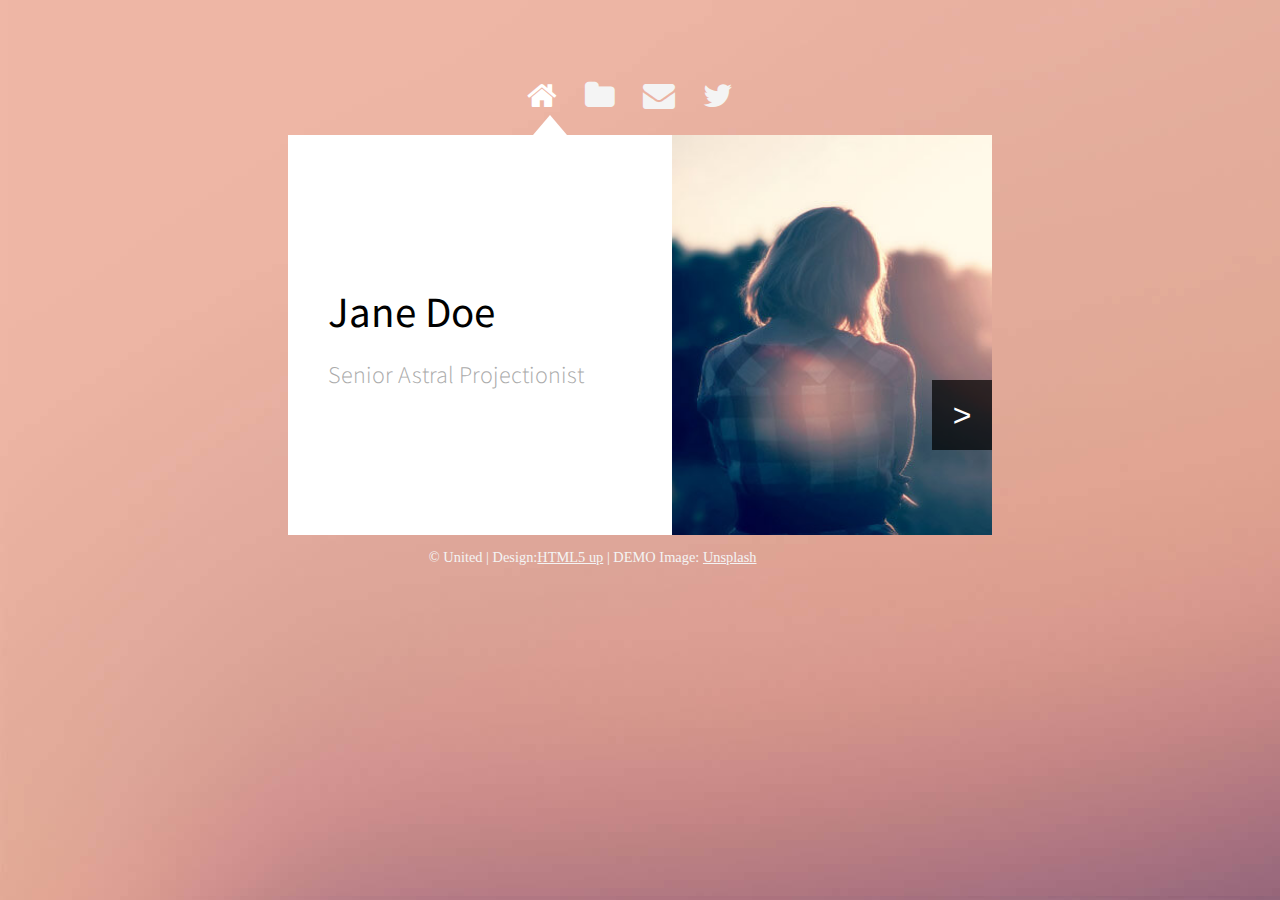
<file: index.html>
<!DOCTYPE html>
<html lang="en">
	<head>
		<meta charset="UTF-8" />
		<meta http-equiv="X-UA-Compatible" content="IE=edge" />
		<meta name="viewport" content="width=device-width, initial-scale=1.0" />
		<title>codedamn Project</title>
        <link rel="stylesheet" href="https://cdnjs.cloudflare.com/ajax/libs/font-awesome/4.7.0/css/font-awesome.min.css">
        <link rel="stylesheet" href="style.css">
	</head>
	<body>
		<!-- start writing your code -->
        <div class="container">
           <div class="icons">
                <a href="/"><i class="fa fa-home home-icon"></i></a>
                <a href="../public/work-tab.html"><i class="fa fa-folder"></i></a>
                <a href="../public/contact-tab.html"><i class="fa fa-envelope"></i></a>
                <a href="/"><i class="fa fa-twitter"></i></a>
           </div>

            <div class="arrow-up"></div>
           
            <div class="home-page">
                <div class="info">
                    <h1>Jane Doe</h1>
                    <p>Senior Astral Projectionist</p>
                </div>
                <div class="info-img-container">
                    <img class="home-img" src="./assets/images/me.jpg" alt=""/>
                    <button class="arrow">></button>
                </div>
            </div>

            <div class="footer">
                <p>&copy United | Design:<a href="#">HTML5 up</a> | DEMO Image: <a href="#">Unsplash</a>
            </div>
        </div>
	</body>
</html>
</file>
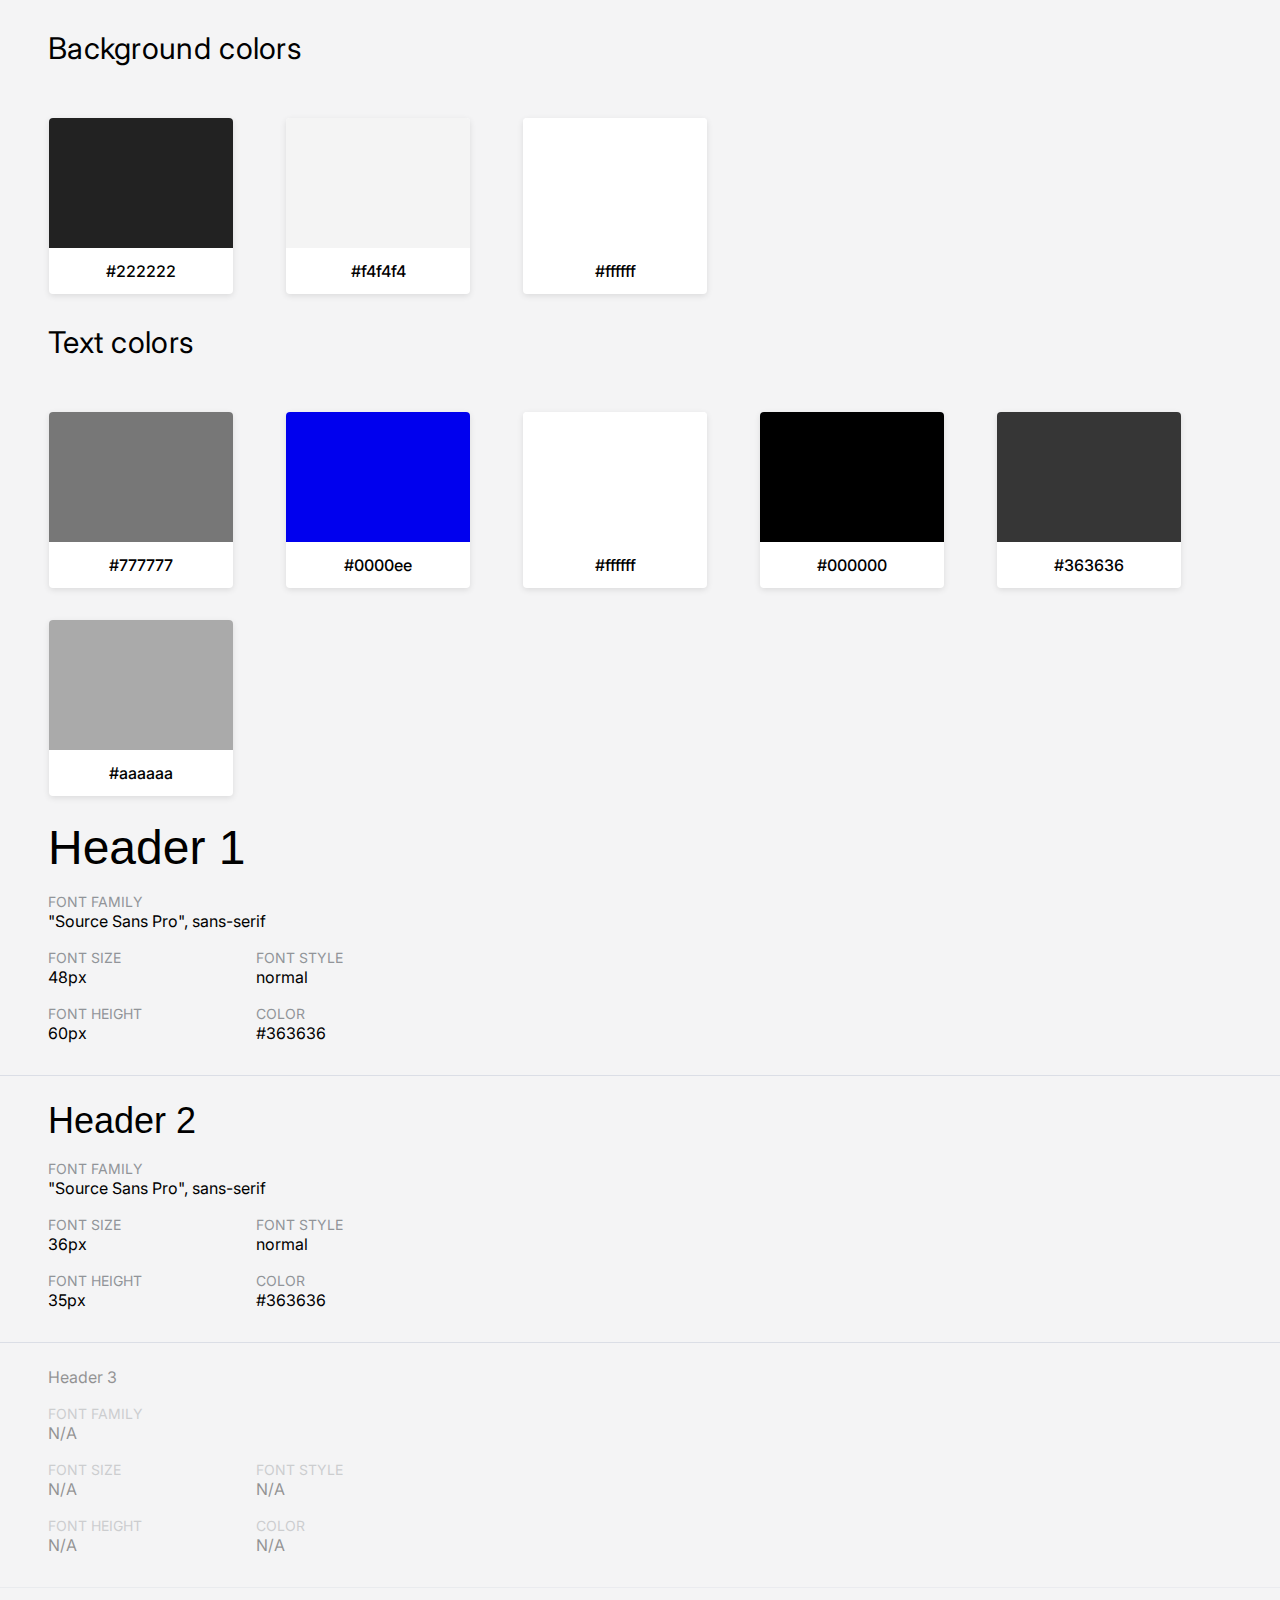
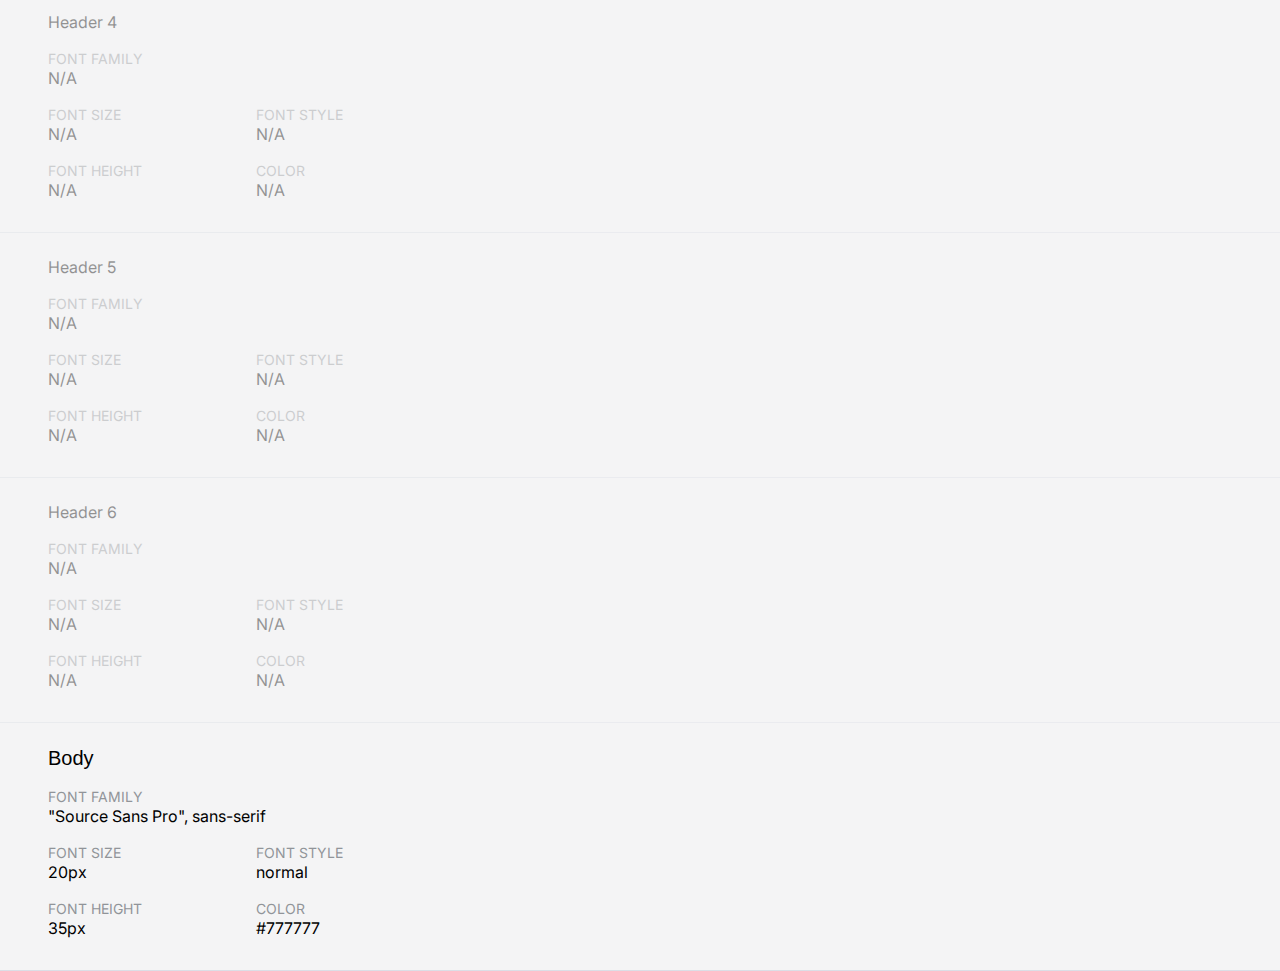
<file: style-guide.html>
<!DOCTYPE html>
<html lang="en">
<head>
    <meta charset="utf-8">
    <meta http-equiv="X-UA-Compatible" content="IE=edge,chrome=1">
	<link rel="preconnect" href="https://fonts.gstatic.com">
	<link href="https://fonts.googleapis.com/css2?family=Inter:wght@400;500&display=swap" rel="stylesheet">
    <link href="https://fonts.googleapis.com/css2?family=Manrope&display=swap" rel="stylesheet">
	<title>codedamn Project Style Guide</title>
    <!-- open this in browser to see the style guide -->
    <style>
        #header {
            margin: 0 auto;
            background-color: white;
        }

        #logo {
            padding-right: 10px;
			margin-top: 2px;
			height: 24px;
        }

		#header-logo {
		    height: 95px;
			position: relative;
		}
		
		#logo-text {
			position: absolute;
			top: 50%; left: 50%;
		    transform: translate(-50%,-50%);
			width: 305px;
		}

        h1 {
            font-family: Manrope;
			font-size: 24px;
			font-style: normal;
			font-weight: 400;
			line-height: 24px;
			letter-spacing: 0em;
			text-align: left;
			margin: 0px;
			
        }

        h2 {
            font-family: 'Inter', sans-serif;
            font-size:17px;
            color:#263646;
            margin-top:33px;
            margin-bottom:0px;
        }
		
		h2 span {
			font-family: 'Inter', sans-serif;
            font-size:10px;
            color:#777777;
            margin-top:33px;
            margin-bottom:0px;
		
		}

        h3 {
            color:#777777;
            margin-top:8px;
            margin-bottom:30px;
        }

        

        h4 {
            font-family:'Inter';
            font-weight:700;
            color:#777777;
            font-size:14px;
            margin-top: 24px;
            margin-bottom: 0px;

        }
		
		h4 span {
			font-size:12px;
		}
		
		h5 {
			color: white;
			margin: 0px auto;
			padding-top: 7px;
			padding-bottom: 7px;
			
		}
		
		body {
			margin:0px !important;
		}

        span {
            font-family: 'Inter', sans-serif;
            color:#777777;
            margin-top:7px;
            margin-bottom:0px;
            font-size:14px;
        }

        p {
            font-family: 'Inter', sans-serif;
			color: black;
            text-align:center;
            margin-top: 13px;
            margin-bottom: 13px;
        }



        img {
            float:left;
        }

        #main-holder {
            clear:both;
			background-color:#f4f4f5;
        }

        #backgrondcolors {
            
        }
		
		.color-section {
			font-family: Inter;
			font-size: 30px;
			font-style: normal;
			font-weight: 400;
			letter-spacing: 0.01em;
			text-align: left;
			padding: 30px 0 20px 48px;
		}

        #textcolors {
            
        }

        .color-wrapper {
            display:inline-block;
            margin-top: 32px;
			box-shadow: 0px 2px 6px rgba(0, 0, 0, 0.1);
			border-radius: 4px;
			background-color: white;
			margin-left: 49px;
			font-size: 16px;
			font-weight: 500;
        }
        .color-holder {
            width: 184px;
            height: 130px;
            background: #ACACAC;
            margin: auto;
			border-radius: 4px 4px 0px 0px;
        }
		
		.not-set {
			opacity:0.4;
		}

        .typography-header {
            padding-left: 48px;
            padding-top: 24px;
            padding-bottom: 16px;
        }

        #typography {
            font-family: Inter;
            font-size: 16px;
            font-style: normal;
            font-weight: 400;
            letter-spacing: 0em;
            text-align: left;
            color: black;
        }

        #typography span {
            color: #919499;
            text-transform: uppercase;
            line-height: 19px;
        }

        .typography-row {
            padding-left: 48px;
            padding-bottom: 16px;
        }

        .typography-col-1{
            display: inline-block;
        }

        .typography-col-2{
            display: inline-block;
            position: absolute;
            left: 256px;
        }

        dt {
            border-bottom: 1px solid #DBDEE6;
            padding-bottom: 16px;
        }
    </style>
</head>

<div id="main-holder" class="container_16">
    <div id="backgrondcolors">
		<div class="color-section">Background colors</div>
        
        
        <div class="color-wrapper">
            <div class="color-holder" id="color-holder-1" style="background-color:#222222">
            </div>
			<div class="color-text">
				<p>#222222</p>
			</div>
        </div>

        
        
        
        <div class="color-wrapper">
            <div class="color-holder" id="color-holder-2" style="background-color:#f4f4f4">
            </div>
			<div class="color-text">
				<p>#f4f4f4</p>
			</div>
        </div>

        
        
        
        <div class="color-wrapper">
            <div class="color-holder" id="color-holder-3" style="background-color:#ffffff">
            </div>
			<div class="color-text">
				<p>#ffffff</p>
			</div>
        </div>

        
        
    </div>

    <div id="textcolors">
		<div class="color-section">Text colors</div>
        
        
        <div class="color-wrapper">
            <div class="color-holder" id="color-1" style="background-color:#777777">
            </div>
            <p>#777777</p>
        </div>
        
        
        
        <div class="color-wrapper">
            <div class="color-holder" id="color-2" style="background-color:#0000ee">
            </div>
            <p>#0000ee</p>
        </div>
        
        
        
        <div class="color-wrapper">
            <div class="color-holder" id="color-3" style="background-color:#ffffff">
            </div>
            <p>#ffffff</p>
        </div>
        
        
        
        <div class="color-wrapper">
            <div class="color-holder" id="color-4" style="background-color:#000000">
            </div>
            <p>#000000</p>
        </div>
        
        
        
        <div class="color-wrapper">
            <div class="color-holder" id="color-5" style="background-color:#363636">
            </div>
            <p>#363636</p>
        </div>
        
        
        
        <div class="color-wrapper">
            <div class="color-holder" id="color-6" style="background-color:#aaaaaa">
            </div>
            <p>#aaaaaa</p>
        </div>
        
        
    </div>
    <div id="typography">
        <div class="typeclass">
            
            
            <dt id="result-header-h1-dt" class=" first">
            <div class="typography-header">
                <div style="font-family:&#34;Source Sans Pro&#34;, sans-serif; font-style:normal; font-size:48px; line-height:; color:; background-color:transparent;margin-left: 0px;">Header 1</div>
            </div>
            <div>
                <div class="typography-row"><span>Font Family</span><br>&#34;Source Sans Pro&#34;, sans-serif</div>
                <div class="typography-row"><div class="typography-col-1"><span>Font Size</span><br>48px</div><div class="typography-col-2"><span>Font Style</span><br>normal</div></div>
                <div class="typography-row"><div class="typography-col-1"><span>Font Height</span><br>60px</div><div class="typography-col-2"><span>Color</span><br>#363636</div></div>      
            </div>
            </dt>
            
            
            <dt id="result-header-h2-dt" class=" ">
            <div class="typography-header">
                <div style="font-family:&#34;Source Sans Pro&#34;, sans-serif; font-style:normal; font-size:36px; line-height:; color:; background-color:transparent;margin-left: 0px;">Header 2</div>
            </div>
            <div>
                <div class="typography-row"><span>Font Family</span><br>&#34;Source Sans Pro&#34;, sans-serif</div>
                <div class="typography-row"><div class="typography-col-1"><span>Font Size</span><br>36px</div><div class="typography-col-2"><span>Font Style</span><br>normal</div></div>
                <div class="typography-row"><div class="typography-col-1"><span>Font Height</span><br>35px</div><div class="typography-col-2"><span>Color</span><br>#363636</div></div>      
            </div>
            </dt>
            
            
            <dt id="result-header-h3-dt" class="not-set ">
            <div class="typography-header">
                <div style="font-family:N/A; font-style:N/A; font-size:N/A; line-height:; color:; background-color:transparent;margin-left: 0px;">Header 3</div>
            </div>
            <div>
                <div class="typography-row"><span>Font Family</span><br>N/A</div>
                <div class="typography-row"><div class="typography-col-1"><span>Font Size</span><br>N/A</div><div class="typography-col-2"><span>Font Style</span><br>N/A</div></div>
                <div class="typography-row"><div class="typography-col-1"><span>Font Height</span><br>N/A</div><div class="typography-col-2"><span>Color</span><br>N/A</div></div>      
            </div>
            </dt>
            
            
            <dt id="result-header-h4-dt" class="not-set ">
            <div class="typography-header">
                <div style="font-family:N/A; font-style:N/A; font-size:N/A; line-height:; color:; background-color:transparent;margin-left: 0px;">Header 4</div>
            </div>
            <div>
                <div class="typography-row"><span>Font Family</span><br>N/A</div>
                <div class="typography-row"><div class="typography-col-1"><span>Font Size</span><br>N/A</div><div class="typography-col-2"><span>Font Style</span><br>N/A</div></div>
                <div class="typography-row"><div class="typography-col-1"><span>Font Height</span><br>N/A</div><div class="typography-col-2"><span>Color</span><br>N/A</div></div>      
            </div>
            </dt>
            
            
            <dt id="result-header-h5-dt" class="not-set ">
            <div class="typography-header">
                <div style="font-family:N/A; font-style:N/A; font-size:N/A; line-height:; color:; background-color:transparent;margin-left: 0px;">Header 5</div>
            </div>
            <div>
                <div class="typography-row"><span>Font Family</span><br>N/A</div>
                <div class="typography-row"><div class="typography-col-1"><span>Font Size</span><br>N/A</div><div class="typography-col-2"><span>Font Style</span><br>N/A</div></div>
                <div class="typography-row"><div class="typography-col-1"><span>Font Height</span><br>N/A</div><div class="typography-col-2"><span>Color</span><br>N/A</div></div>      
            </div>
            </dt>
            
            
            <dt id="result-header-h6-dt" class="not-set ">
            <div class="typography-header">
                <div style="font-family:N/A; font-style:N/A; font-size:N/A; line-height:; color:; background-color:transparent;margin-left: 0px;">Header 6</div>
            </div>
            <div>
                <div class="typography-row"><span>Font Family</span><br>N/A</div>
                <div class="typography-row"><div class="typography-col-1"><span>Font Size</span><br>N/A</div><div class="typography-col-2"><span>Font Style</span><br>N/A</div></div>
                <div class="typography-row"><div class="typography-col-1"><span>Font Height</span><br>N/A</div><div class="typography-col-2"><span>Color</span><br>N/A</div></div>      
            </div>
            </dt>
            

            
            <dt id="result-header-h7-dt" class=" ">
            <div class="typography-header">
                <div style="font-family:&#34;Source Sans Pro&#34;, sans-serif; font-style:normal; font-size:20px; line-height:; color:; background-color:transparent;margin-left: 0px;">Body</div>
            </div>
            <div>
                <div class="typography-row"><span>Font Family</span><br>&#34;Source Sans Pro&#34;, sans-serif</div>
                <div class="typography-row"><div class="typography-col-1"><span>Font Size</span><br>20px</div><div class="typography-col-2"><span>Font Style</span><br>normal</div></div>
                <div class="typography-row"><div class="typography-col-1"><span>Font Height</span><br>35px</div><div class="typography-col-2"><span>Color</span><br>#777777</div></div>      
            </div>
            </dt>
        </div>
    </div>
</div>
</file>
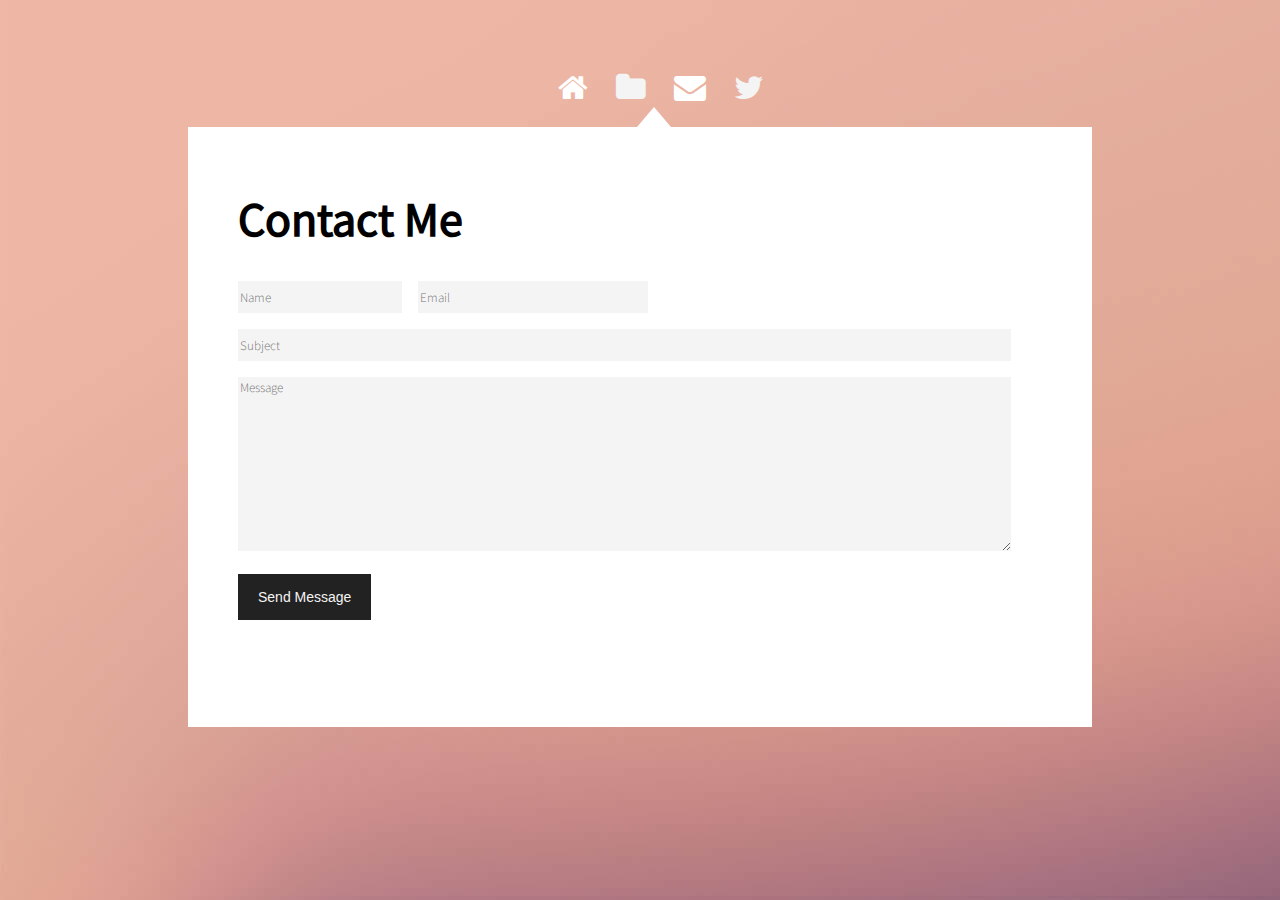
<file: public/contact-tab.html>
<!DOCTYPE html>
<html lang="en">
<head>
    <meta charset="UTF-8">
    <meta http-equiv="X-UA-Compatible" content="IE=edge">
    <meta name="viewport" content="width=device-width, initial-scale=1.0">
    <title>Document</title>
    <link rel="stylesheet" href="https://cdnjs.cloudflare.com/ajax/libs/font-awesome/4.7.0/css/font-awesome.min.css">
    <link rel="stylesheet" href="../style.css">
</head>
<body>

    <div class="cotainer">
        <div class="icons-contact">
                <a href="/"><i class="fa fa-home home-icon"></i></a>
                <a href="../public/work-tab.html"><i class="fa fa-folder"></i></a>
                <a href="../public/contact-tab.html"><i class="fa fa-envelope contact-icon"></i></a>
                <a href="/"><i class="fa fa-twitter"></i></a>
        </div>

        <div class="arrow-up-contact"></div>
       <div class="contact-page">
            <div class="main-contact-info">
                <div class="Heading">
                <h1>
                    Contact Me
                </h1>
                </div>
                <div class="user-info">
                    <input class="inpu-name" type="Name"  placeholder="Name"/>
                    <input class="inpu-email" type="email"  placeholder="Email"/>
                </div>
                <div class="contact">
                    <form>
                        <input type="Name"  placeholder="Subject"/>
                        <textarea placeholder="Message" rows="10"cols="50" ></textarea>
                        <button class="submit-button" type="submit">Send Message</button>
                    </form>
                </div>
            </div>
       </div>
    </div>
</body>
</html>
</file>
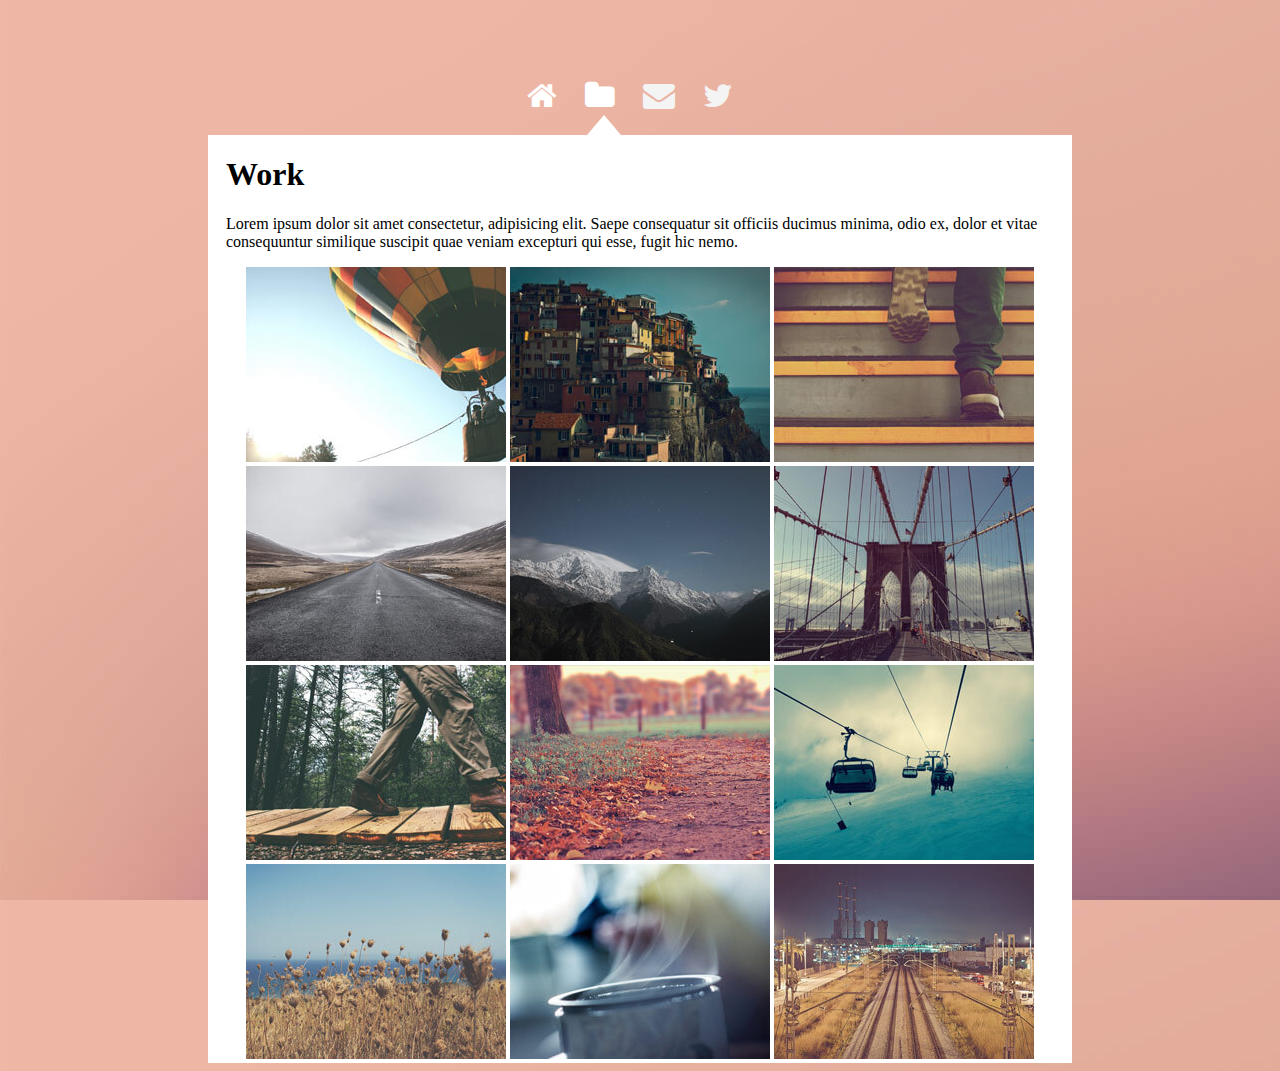
<file: public/work-tab.html>
<!DOCTYPE html>
<html lang="en">
<head>
    <meta charset="UTF-8">
    <meta http-equiv="X-UA-Compatible" content="IE=edge">
    <meta name="viewport" content="width=device-width, initial-scale=1.0">
    <title>Document</title>
    <link rel="stylesheet" href="https://cdnjs.cloudflare.com/ajax/libs/font-awesome/4.7.0/css/font-awesome.min.css">
    <link rel="stylesheet" href="../style.css">
</head>
<body>
    <div class="container">

        <div class="icons-work">
                <a href="/"><i class="fa fa-home home-icon"></i></a>
                <a href="../public/work-tab.html"><i class="fa fa-folder work-icon"></i></a>
                <a href="../public/contact-tab.html"><i class="fa fa-envelope"></i></a>
                <a href="/"><i class="fa fa-twitter"></i></a>
        </div>

        <div class="arrow-up-work"></div>

        <div class="work-page">
             <div class="work-page-info">
                 <h1>Work</h1>
                <p>
                    Lorem ipsum dolor sit amet consectetur, adipisicing elit. Saepe consequatur sit officiis ducimus minima, odio ex, dolor et vitae consequuntur similique suscipit quae veniam excepturi qui esse, fugit hic nemo.
                </p>
             </div>
            <div class="WorkPhoto">
                <img src="../assets/images/pic01.jpg" alt="">
                <img src="../assets/images/pic02.jpg" alt="">
                <img src="../assets/images/pic03.jpg" alt="">
                <br>
                <img src="../assets/images/pic04.jpg" alt="">
                <img src="../assets/images/pic05.jpg" alt="">
                <img src="../assets/images/pic06.jpg" alt="">
                <br>
                <img src="../assets/images/pic07.jpg" alt="">
                <img src="../assets/images/pic08.jpg" alt="">
                <img src="../assets/images/pic09.jpg" alt="">
                <br>
                <img src="../assets/images/pic10.jpg" alt="">
                <img src="../assets/images/pic11.jpg" alt="">
                <img src="../assets/images/pic12.jpg" alt="">
            </div>
        </div>

    </div>
</body>
</html>
</file>
<file: style.css>
body {
    background-image: url("./assets/images/bg.jpg");
    
}

body::after {
    background-image: url("./assets/iamges/overlay.png");
}

.container {
    margin: auto;
    display: grid;
    justify-content: center;
}

.home-img{
    width: fit-content;
}

.icons {
    display: flexbox;
    color: #ffffffb4;
    font-size: 2rem;
    margin: auto;
    margin-top: 70px;
}

.icons-work {
    display: flexbox;
    color: #ffffffb4;
    font-size: 2rem;
    margin: auto;
    margin-top: 70px;
}

.icons-contact {
    display: flexbox;
    color: #ffffffb4;
    font-size: 2rem;
    margin: auto;
    margin-top: 70px;
    margin-left: 550px;
}

i {
    margin-right: 20px;
}

.home-icon{
    color: #ffffff;
}

.work-icon {
    color: #ffffff;
}

.contact-icon{
    color: #ffffff;
}

.home-page{
    height: fit-content;
    display: flex;
    justify-content: space-between;
    background-color: white;
    width: 55vw;
    min-height: 25rem;
    
}

.info{
    background-color:  #ffffff;
    padding-left: 40px;
    display: flex;
    flex-direction: column;
    justify-content: center;
}

.arrow {
    margin-top: 20px;
    position: absolute;
    width: 60px;
    height: 70px;
    top: 40%;
    background-color: rgba(0,0,0,0.7);
    color: white;
    font-size: xx-large;
    font: bolder;
    border: none;
}

.info h1{
    font-size: 2.7rem;
    font-weight: 10;
    font-family: bold;
    margin-bottom: 10px;
}

.info p{
    font-size: 1.5rem;
    color: #aaa;
    font-family: light;
    margin-top: 10px;
}

.info-img-container{
    min-width: 20rem;
    width: 40%;
    height: 25rem;
    display: flex;
    justify-content: flex-end;
}

.info-img-container img{
    height: 100%;
    width: 100%;
}

.footer {
    color: #f4f4f4;
    font-size: 0.9rem;
    margin-left: 20%;
}

a {
    color: #f4f4f4;
}

.arrow-up {
    width: 0; 
    height: 0; 
    border-left: 17px solid transparent;
    border-right: 17px solid transparent;

    border-bottom: 20px solid #fff;
    top: -20px;
    margin-left: 34.8%;
    

}

.arrow-up-work {
    width: 0; 
    height: 0; 
    border-left: 17px solid transparent;
    border-right: 17px solid transparent;

    border-bottom: 20px solid #fff;
    top: -20px;
    margin-left: 45.8%;
}

.arrow-up-contact {
    width: 0; 
    height: 0; 
    border-left: 17px solid transparent;
    border-right: 17px solid transparent;

    border-bottom: 20px solid #fff;
    top: -20px;
    margin-left: 49.8%;
}

.work-page {
    margin-left: 200px;
    margin-right: 200px;
    text-align: center;
    justify-content: center;
    background-color: #fff;
}

.contact-page {
    margin-left: 180px;
    margin-right: 180px;
    margin-bottom: 100px;
    background-color: #fff;
    height: 500px;
    padding-top: 100px;
    font-family: 'bold';
    font-size: x-large;
}

.main-contact-info {
    margin-left: 50px;
    margin-top: -70px;
}

.work-page-info {
    margin-left: 18px;
    text-align: left;
}

input{
    background-color: #f4f4f4;
    font-family: 'light';
    display: block;
    width: 90%;
    height: 30px;
    border: none;
}

textarea{
    width: 90%;
    font-family: 'light';
    border: none;
    margin-top: 1rem;
    background-color: #f4f4f4;
}

.submit-button {
    background-color: #222;
    color: #f4f4f4;
    width: auto;
    margin-top: 1rem;
    border: none;
    padding: 15px 20px;
    text-align: center;
    text-decoration: none;
    display: inline-block;
    font-size: 14px;
}

.user-info {
    width: 48%;
    display: flex;
    margin-bottom: 1rem;
}

.inpu-name {
    margin-right: 1rem;
    width: 10rem;
}
.inpu-email{

}

@font-face {
    font-family: 'bold';
    src: url(./assets/fonts/6xK3dSBYKcSV-LCoeQqfX1RYOo3qOK7lujVj9w.woff2);
}

@font-face{
    font-family: 'light';
    src: url(./assets/fonts/6xKydSBYKcSV-LCoeQqfX1RYOo3ik4zwlxdu3cOWxw.woff2);
}

@media (max-width: 1100px){
    .arrow-up {
        width: 0; 
        height: 0; 
        border-left: 17px solid transparent;
        border-right: 17px solid transparent;

        border-bottom: 20px solid #fff;
        top: -20px;
        margin-left: 28.8%;
        

    }   
}

@media (max-width: 900px){
    .arrow-up {
        width: 0; 
        height: 0; 
        border-left: 17px solid transparent;
        border-right: 17px solid transparent;

        border-bottom: 20px solid #fff;
        top: -20px;
        margin-left: 25.8%;
        

    }   
}

@media (max-width: 800px){
    .arrow-up {
        width: 0; 
        height: 0; 
        border-left: 17px solid transparent;
        border-right: 17px solid transparent;

        border-bottom: 20px solid #fff;
        top: -20px;
        margin-left: 22.8%;
        

    }   
}

@media (max-width: 600px){
    .arrow-up {
        width: 0; 
        height: 0; 
        border-left: 17px solid transparent;
        border-right: 17px solid transparent;

        border-bottom: 20px solid #fff;
        top: -20px;
        margin-left: 15.8%;
        

    }   
}

@media (max-width: 500px){
    .arrow-up {
        width: 0; 
        height: 0; 
        border-left: 17px solid transparent;
        border-right: 17px solid transparent;

        border-bottom: 20px solid #fff;
        top: -20px;
        margin-left: 14.8%;
        

    }   
}

@media (max-width: 400px){
    .arrow-up {
        width: 0; 
        height: 0; 
        border-left: 17px solid transparent;
        border-right: 17px solid transparent;

        border-bottom: 20px solid #fff;
        top: -20px;
        margin-left: 14.8%;
        

    }   
}

@media (max-width: 300px){
    .arrow-up {
        width: 0; 
        height: 0; 
        border-left: 17px solid transparent;
        border-right: 17px solid transparent;

        border-bottom: 20px solid #fff;
        top: -20px;
        margin-left: 10.8%;
        

    }   
}

@media (max-width: 250px){
    .arrow-up {
        width: 0; 
        height: 0; 
        border-left: 17px solid transparent;
        border-right: 17px solid transparent;

        border-bottom: 20px solid #fff;
        top: -20px;
        margin-left: 0.8%;
    }  

    .icons {
        display: flexbox;
        color: #ffffffb4;
        font-size: 2rem;
        margin: -10px;
        margin-top: 70px;
    }

}
</file>
